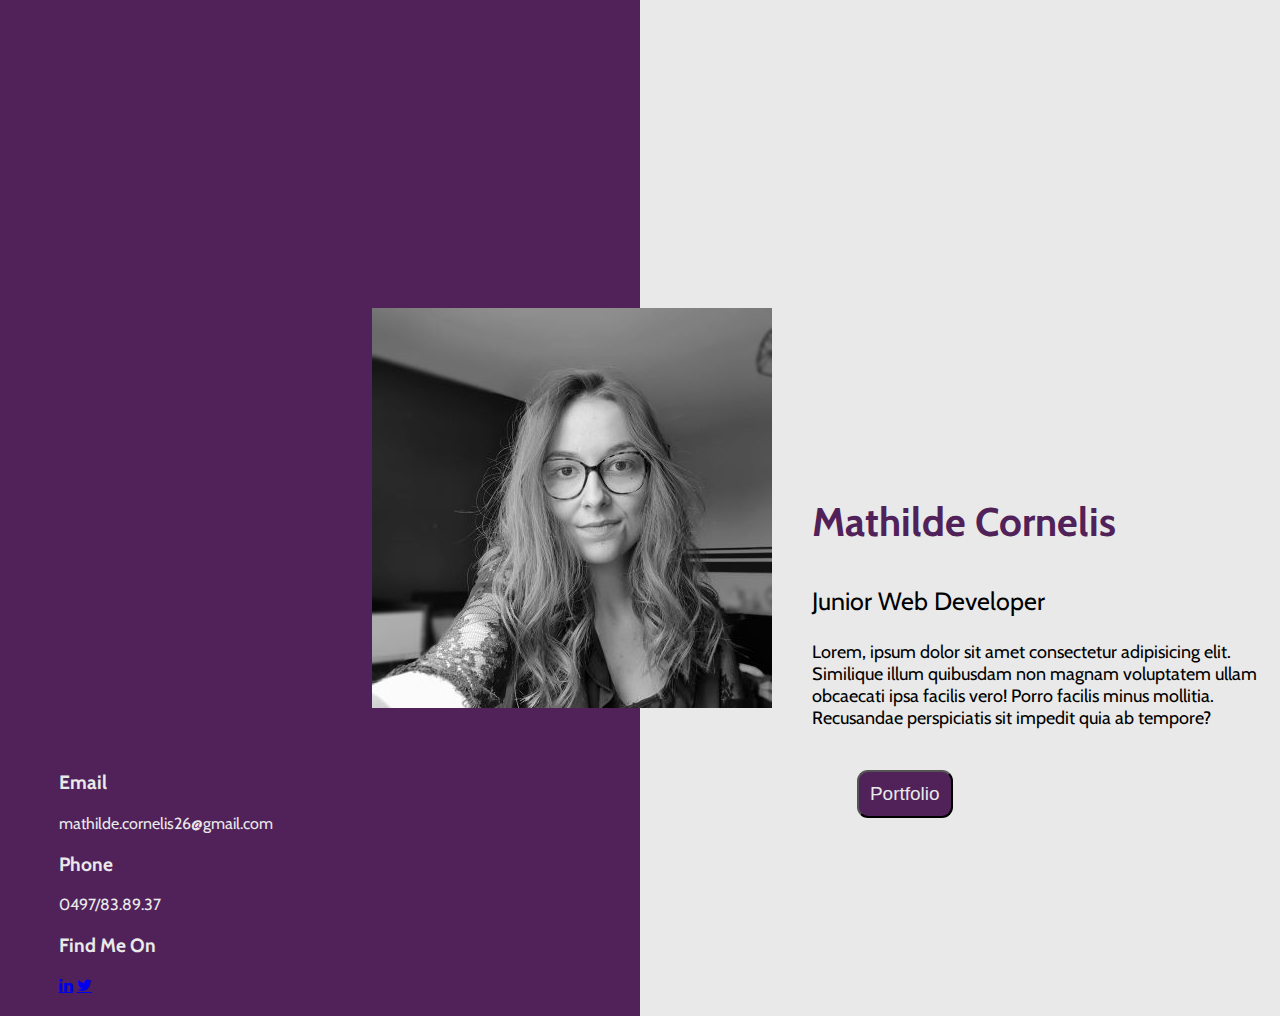
<file: index.html>
<!DOCTYPE html>
<html>
    <head>
        <link rel="stylesheet" href="https://cdnjs.cloudflare.com/ajax/libs/font-awesome/4.7.0/css/font-awesome.min.css">
        <link rel="stylesheet" href="stylesheet.css">
    </head>
    <body class="contnair">
            <div class="one">
                <p class="titre">Email</p>
                <p class="reponse">mathilde.cornelis26@gmail.com</p>
                <p class="titre">Phone</p>
                <p>0497/83.89.37</p>
                <p class="titre">Find Me On</p>
                <a href="#" class="fa fa-linkedin"></a>
                <a href="#" class="fa fa-twitter"></a>
            </div>

            <div class="two">
                <img src="photo.jpg" alt="Photo de Mathilde Cornelis">
            </div>
            
            <div class="three">
                <p class="nom">Mathilde Cornelis</p>
                <p class="travail">Junior Web Developer</p>
                <p class="text">Lorem, ipsum dolor sit amet consectetur adipisicing elit. Similique illum quibusdam non magnam voluptatem ullam obcaecati ipsa facilis vero! Porro facilis minus mollitia. Recusandae perspiciatis sit impedit quia ab tempore?</p>
                <input type="button" name="Portfolio" value="Portfolio" class="portfolio">
            </div>
    </body>
    <footer>

    </footer>
</html>
</file>
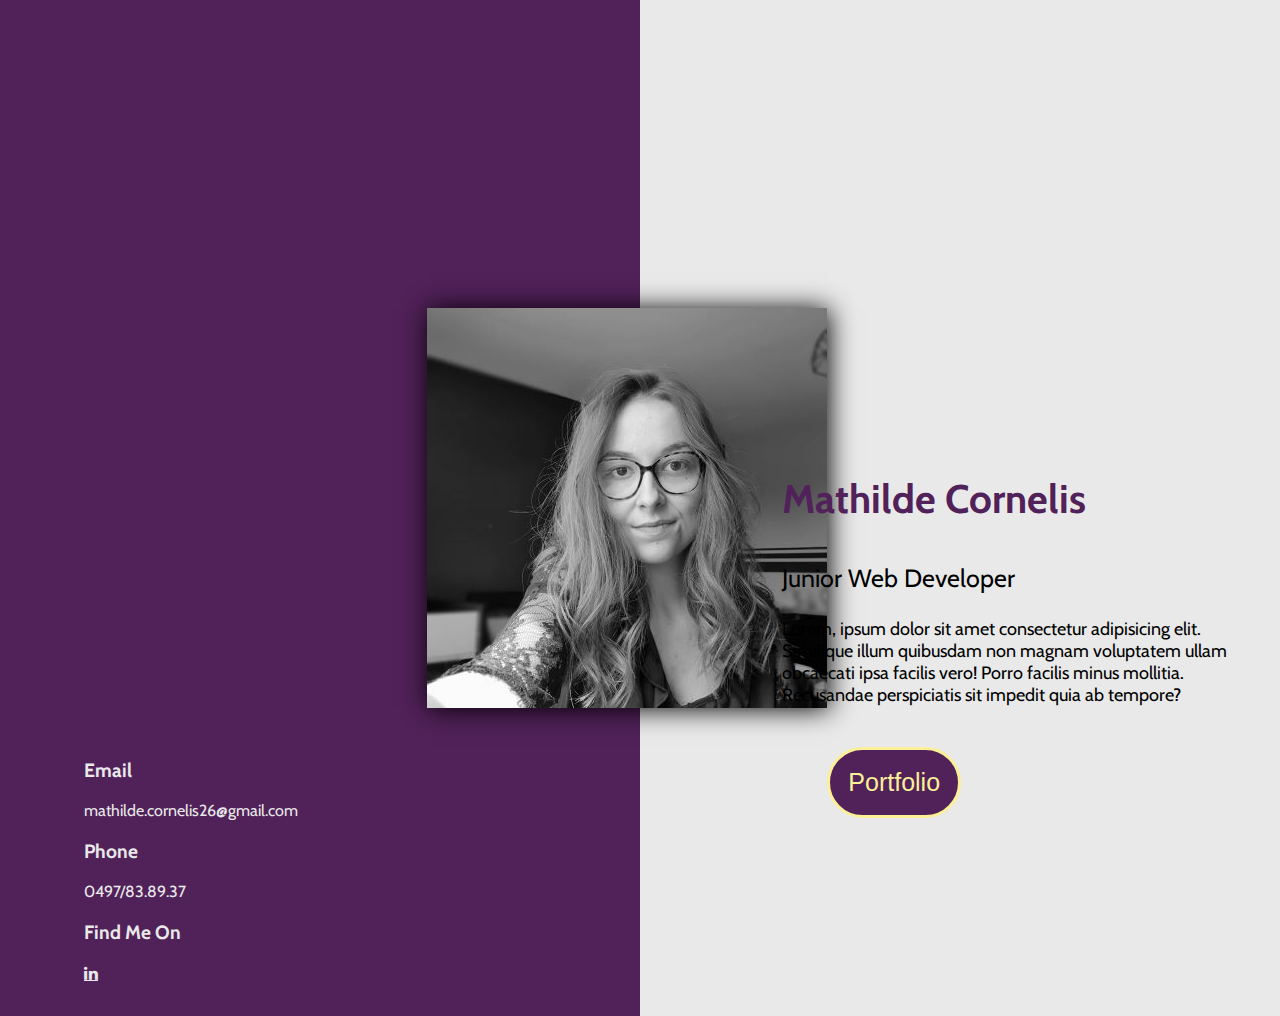
<file: Flex/index.html>
<!DOCTYPE html>
<html lang="fr">
    <head>
        <meta charset="utf-8">
        <meta name="viewport" content="width=device-width, initial-scale=1"/>    
        <link rel="stylesheet" href="https://cdnjs.cloudflare.com/ajax/libs/font-awesome/4.7.0/css/font-awesome.min.css">
        <link rel="stylesheet" href="stylesheet.css">
        <title>Mathilde Cornelis</title>
    </head>
    <body class="contnair">
            <div class="one">
                <p class="titre">Email</p>
                <p class="reponse">mathilde.cornelis26@gmail.com</p>
                <p class="titre">Phone</p>
                <p>0497/83.89.37</p>
                <p class="titre">Find Me On</p>
                <a href="https://www.linkedin.com/in/mathilde-cornelis/" class="fa fa-linkedin" target="_blank"></a>
            </div>

            <div class="two">
                <img src="/Img/photo.jpg" alt="Photo de Mathilde Cornelis">
            </div>
            
            <div class="three">
                <p class="nom">Mathilde Cornelis</p>
                <p class="travail">Junior Web Developer</p>
                <p class="text">Lorem, ipsum dolor sit amet consectetur adipisicing elit. Similique illum quibusdam non magnam voluptatem ullam obcaecati ipsa facilis vero! Porro facilis minus mollitia. Recusandae perspiciatis sit impedit quia ab tempore?</p>
                <a href="https://www.behance.net/mathildeco4ec3?tracking_source=search_users|mathilde%20cornelis" target="_blank">
                    <input type="button" name="Portfolio" value="Portfolio" class="portfolio">
                </a>
            </div>
    </body>
    <footer>

    </footer>
</html>
</file>
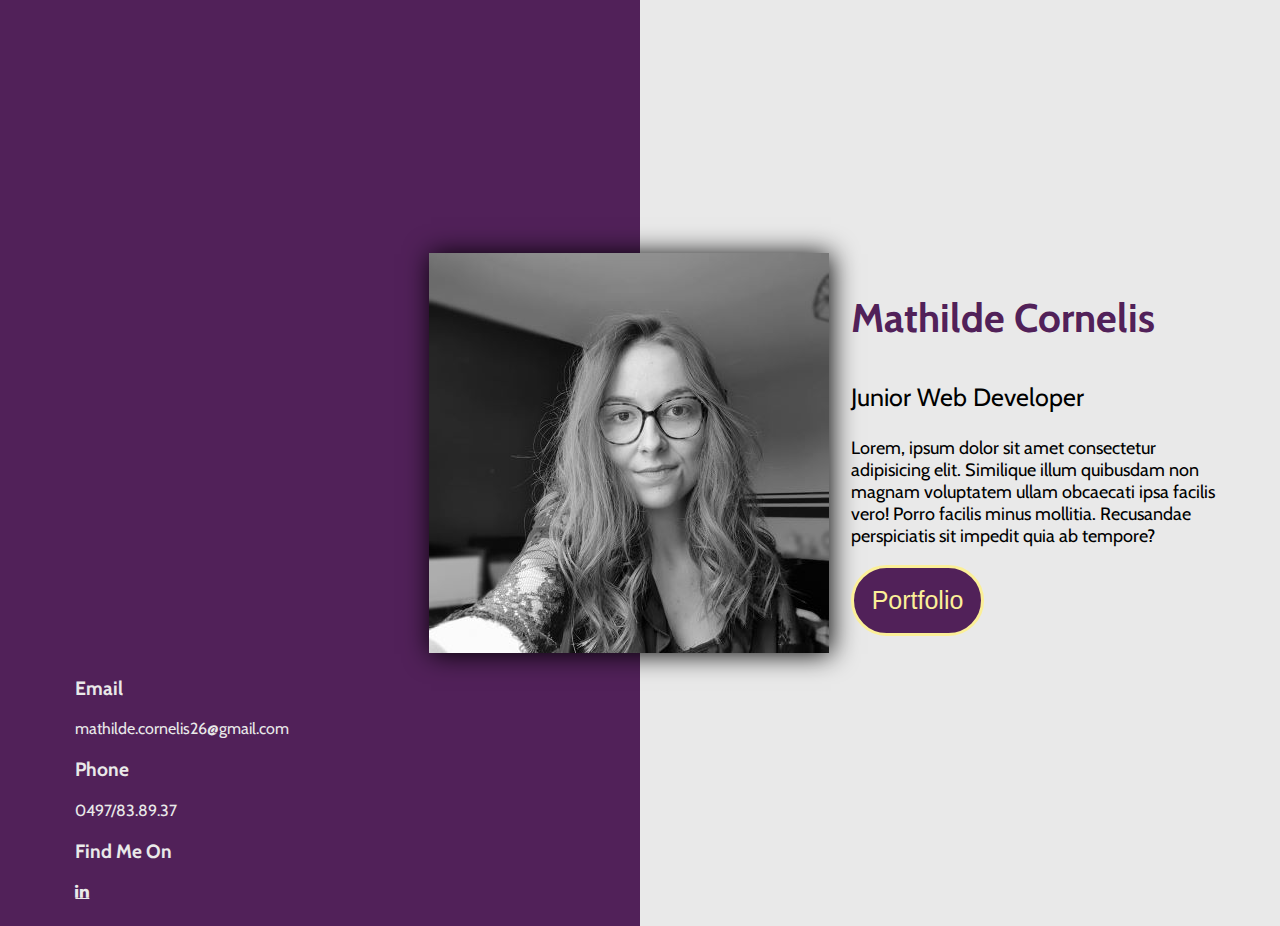
<file: Grid/index.html>
<!DOCTYPE html>
<html lang="fr">
    <head>
        <meta charset="utf-8">
        <meta name="viewport" content="width=device-width, initial-scale=1"/>    
        <link rel="stylesheet" href="https://cdnjs.cloudflare.com/ajax/libs/font-awesome/4.7.0/css/font-awesome.min.css">
        <link rel="stylesheet" href="stylesheet.css">
        <title>Mathilde Cornelis</title>
    </head>
    <body>
        <div class="grid">
            <div class="one">
                <p class="titre">Email</p>
                <p class="reponse">mathilde.cornelis26@gmail.com</p>
                <p class="titre">Phone</p>
                <p>0497/83.89.37</p>
                <p class="titre">Find Me On</p>
                <a href="https://www.linkedin.com/in/mathilde-cornelis/" class="fa fa-linkedin" target="_blank"></a>
            </div>

            <div class="two">
                <img src="/Img/photo.jpg" alt="Photo de Mathilde Cornelis">
            </div>
            
            <div class="three">
                <p class="nom">Mathilde Cornelis</p>
                <p class="travail">Junior Web Developer</p>
                <p class="text">Lorem, ipsum dolor sit amet consectetur adipisicing elit. Similique illum quibusdam non magnam voluptatem ullam obcaecati ipsa facilis vero! Porro facilis minus mollitia. Recusandae perspiciatis sit impedit quia ab tempore?</p>
                <a href="https://www.behance.net/mathildeco4ec3?tracking_source=search_users|mathilde%20cornelis" target="_blank">
                    <input type="button" name="Portfolio" value="Portfolio" class="portfolio">
                </a>
            </div>
        </div>
    </body>
    <footer>

    </footer>
</html>
</file>
<file: stylesheet.css>
@import url('https://fonts.googleapis.com/css2?family=Cabin&display=swap');

body{
    font-family: 'Cabin', sans-serif;
    background: linear-gradient(to right, #512159 50%, #e9e9e9 50%);
}

.titre{
    font-weight: 800;
    font-size: larger;
}

.contnair{
    display: flex;
    flex-wrap: nowrap;
    justify-content: space-between;
    align-items: center;
    align-content: center;
    width: 99%;
    height: 100%;
    overflow: auto;
    flex-direction: row;
}

.one{
    align-self: flex-end;
    width: 300px;
    height: 100%;
    color: #e9e9e9;
    margin-left: 4%;
    margin-bottom: 1%;
}

.two{
    width: 300px;
    height: 1000px;
    display: flex;
    align-items: center;
}

.three{
    align-self: flex-end;
    width: 450px;
    height: 100%;
    margin-bottom: 15%;
    margin-left: 10%;
    font-size: large;
}

.nom{
    color: #512159;
    font-size: 40px;
    font-weight: 900;
}

.travail{
    font-size: 25px;
}

.portfolio{
    background-color: #512159;
    color: #e9e9e9;
    padding: 11px;
    border-radius: 11px;
    font-size: 19px;
    margin-left: 10%;
    margin-top: 5%;
}
</file>
<file: Flex/stylesheet.css>
@import url('https://fonts.googleapis.com/css2?family=Cabin&display=swap');

body{
    font-family: 'Cabin', sans-serif;
    background: linear-gradient(to right, #512159 50%, #e9e9e9 50%);
    
}

.titre{
    font-weight: 800;
    font-size: larger;
}

.contnair{
    display: flex;
    flex-wrap: nowrap;
    justify-content: space-between;
    align-items: center;
    align-content: center;
    width: 99%;
    height: 100%;
    overflow: auto;
    flex-direction: row;
}

.one{
    align-self: flex-end;
    width: 300px;
    height: 100%;
    color: #e9e9e9;
    margin-left: 6%;
    margin-bottom: 2%;
}

img{
    box-shadow: 2px 1px  25px #000000; 
    width: 400px;
    height: 400px;
}

.two{
    width: 300px;
    height: 1000px;
    display: flex;
    align-items: center;
}

.three{
    align-self: flex-end;
    width: 450px;
    height: 100%;
    margin-bottom: 15%;
    margin-left: 1%;
    font-size: large;
}

.nom{
    color: #512159;
    font-size: 40px;
    font-weight: 900;
}

.travail{
    font-size: 25px;
}

.portfolio{
    background-color: #512159;
    color: #fbef98;
    padding: 18px;
    border-radius: 60px;
    border: solid #fbef98;
    font-size: 25px;
    margin-left: 10%;
    margin-top: 5%;
}

.portfolio:hover{
    background-color:#fbef98;
    color: #512159;
    padding: 18px;
    border-radius: 60px;
    border: solid #512159;
    font-size: 25px;
    margin-left: 10%;
    margin-top: 5%;
}

a{
    color: #e9e9e9;
}
a:hover{
    color: #fbef98;
}
</file>
<file: Grid/stylesheet.css>
@import url('https://fonts.googleapis.com/css2?family=Cabin&display=swap');

body{
    font-family: 'Cabin', sans-serif;
    background: linear-gradient(to right, #512159 50%, #e9e9e9 50%);
}

.titre{
    font-weight: 800;
    font-size: larger;
}

.grid{
        display: grid;
        grid-template-columns: repeat(3, 1fr);
        grid-template-rows: 25%, 25%, 50%;
        grid-column-gap: 0px;
        grid-row-gap: 0px;
        margin-top: 20%;
}

.one{
    color: #e9e9e9;
    grid-area: 3 / 1 / 4 / 2;
    margin-left: 16%;
    margin-bottom: 4%;
}

.two{
    grid-area: 2 / 2 / 3 / 3;
}

img{
    box-shadow: 2px 1px  25px #000000; 
}

.three{
    font-size: large;
    grid-area: 2 / 3 / 3 / 4;
    margin-right: 10%;
}

.nom{
    color: #512159;     
    font-size: 40px;
    font-weight: 900;
}

.travail{
    font-size: 25px;
}

.portfolio{
    background-color: #512159;
    color: #fbef98;
    padding: 18px;
    border-radius: 60px;
    border: solid #fbef98;
    font-size: 25px;
}

.portfolio:hover{
    background-color:#fbef98;
    color: #512159;
    padding: 18px;
    border-radius: 60px;
    border: solid #512159;
    font-size: 25px;
}

a{
    color: #e9e9e9;
}
a:hover{
    color: #fbef98;
}
</file>
